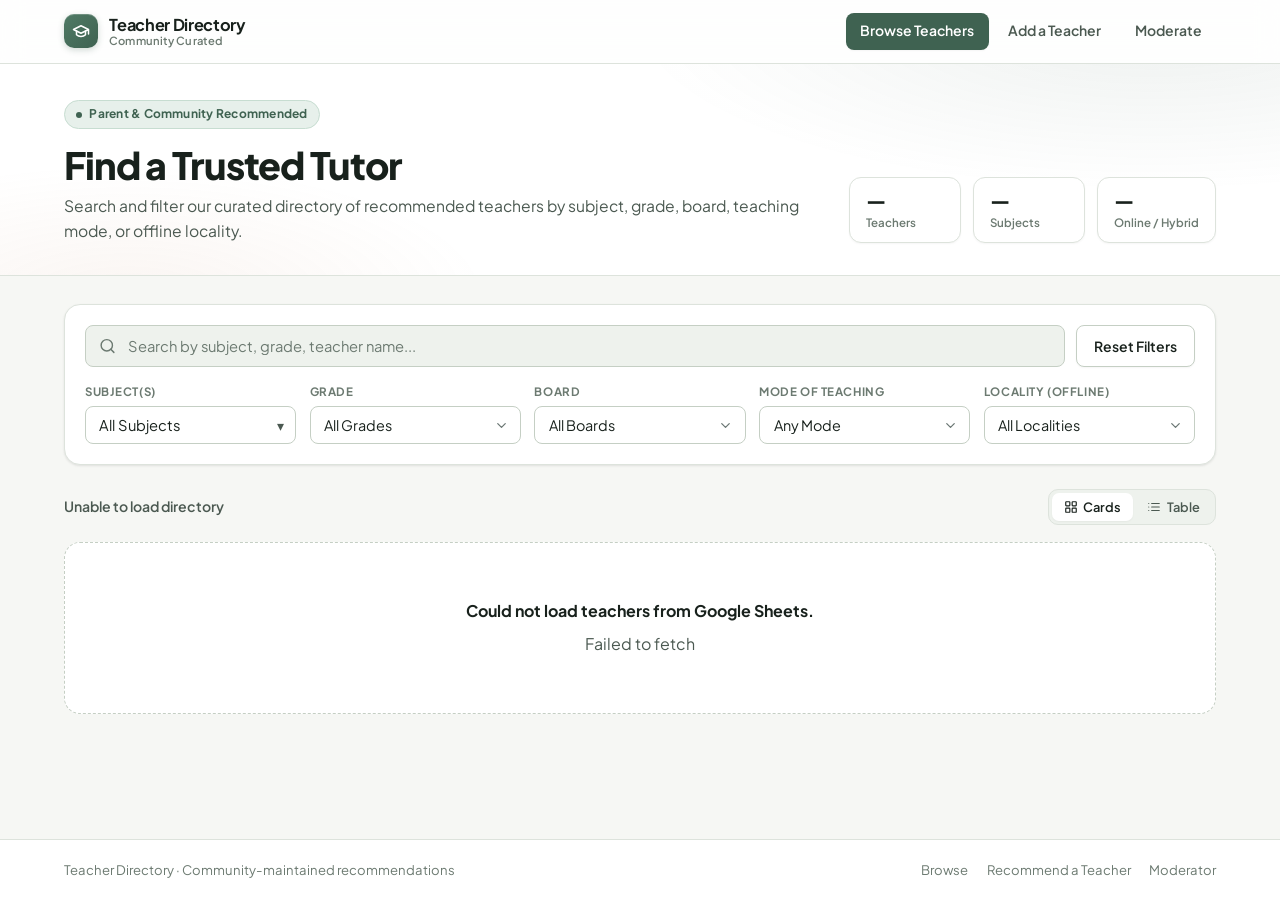
<file: index.html>
<!DOCTYPE html>
<html lang="en">
<head>
  <meta charset="UTF-8" />
  <meta name="viewport" content="width=device-width, initial-scale=1.0" />
  <title>Recommended Teachers — Browse &amp; Search</title>
  <link rel="icon" type="image/svg+xml" href="data:image/svg+xml,%3Csvg xmlns='http://www.w3.org/2000/svg' viewBox='0 0 32 32'%3E%3Crect width='32' height='32' rx='8' fill='%23134e4a'/%3E%3Cpath d='M16 9 6 14l10 5 10-5-10-5Zm-6 7.5V21c0 1.4 2.7 3 6 3s6-1.6 6-3v-4.5l-6 3-6-3Z' fill='%23fff'/%3E%3C/svg%3E" />
  <link rel="preconnect" href="https://fonts.googleapis.com" />
  <link rel="preconnect" href="https://fonts.gstatic.com" crossorigin />
  <link href="https://fonts.googleapis.com/css2?family=Plus+Jakarta+Sans:wght@400;500;600;700;800&display=swap" rel="stylesheet" />
  <link rel="stylesheet" href="css/styles.css" />
</head>
<body>
  <header class="navbar">
    <div class="navbar-inner">
      <a href="index.html" class="brand">
        <span class="brand-icon" aria-hidden="true">
          <svg width="18" height="18" viewBox="0 0 24 24" fill="none" stroke="currentColor" stroke-width="2" stroke-linecap="round" stroke-linejoin="round">
            <path d="M22 10v6M2 10l10-5 10 5-10 5z"></path>
            <path d="M6 12v5c3 3 9 3 12 0v-5"></path>
          </svg>
        </span>
        <span class="brand-text">
          <span>Teacher Directory</span>
          <span class="brand-sub">Community Curated</span>
        </span>
      </a>
      <nav class="nav-links" aria-label="Main navigation">
        <a href="index.html" class="nav-link active" aria-current="page">Browse Teachers</a>
        <a href="submit.html" class="nav-link">Add a Teacher</a>
        <a href="admin.html" class="nav-link">Moderate</a>
      </nav>
    </div>
  </header>

  <section class="page-hero">
    <div class="page-hero-inner">
      <div class="hero-row">
        <div class="page-header">
          <div class="eyebrow">
            <span class="eyebrow-dot" aria-hidden="true"></span>
            Parent &amp; Community Recommended
          </div>
          <h1>Find a Trusted Tutor</h1>
          <p>Search and filter our curated directory of recommended teachers by subject, grade, board, teaching mode, or offline locality.</p>
        </div>
        <div class="stats-strip" id="statsStrip" aria-label="Directory summary">
          <div class="stat-card">
            <div class="stat-value" id="statTeachers">—</div>
            <div class="stat-label">Teachers</div>
          </div>
          <div class="stat-card">
            <div class="stat-value" id="statSubjects">—</div>
            <div class="stat-label">Subjects</div>
          </div>
          <div class="stat-card">
            <div class="stat-value" id="statOnline">—</div>
            <div class="stat-label">Online / Hybrid</div>
          </div>
        </div>
      </div>
    </div>
  </section>

  <main class="container">
    <section class="filter-panel" aria-label="Search and filters">
      <div class="search-row">
        <div class="search-input-wrap">
          <svg width="17" height="17" viewBox="0 0 24 24" fill="none" stroke="currentColor" stroke-width="2" stroke-linecap="round" stroke-linejoin="round" aria-hidden="true">
            <circle cx="11" cy="11" r="8"></circle>
            <line x1="21" y1="21" x2="16.65" y2="16.65"></line>
          </svg>
          <input
            type="search"
            id="searchInput"
            class="search-input"
            placeholder="Search by subject, grade, teacher name..."
            autocomplete="off"
          />
        </div>
        <button type="button" id="resetFiltersBtn" class="btn btn-secondary">Reset Filters</button>
      </div>

      <div class="filter-grid">
        <div class="filter-field">
          <label id="subjectFilterLabel">Subject(s)</label>
          <div class="multi-select" id="subjectMultiSelect">
            <button
              type="button"
              id="subjectTrigger"
              class="multi-select-trigger"
              aria-haspopup="listbox"
              aria-expanded="false"
              aria-labelledby="subjectFilterLabel subjectTrigger"
            >
              All Subjects
            </button>
            <div class="multi-select-menu" id="subjectMenu" role="listbox" aria-multiselectable="true">
              <div class="multi-select-header">
                <input
                  type="search"
                  id="subjectSearchInput"
                  class="multi-select-search"
                  placeholder="Filter subjects..."
                  autocomplete="off"
                />
                <button type="button" id="clearSubjectsBtn" class="multi-select-clear">Clear</button>
              </div>
              <div class="multi-select-options" id="subjectOptions"></div>
            </div>
          </div>
        </div>

        <div class="filter-field">
          <label for="gradeFilter">Grade</label>
          <select id="gradeFilter">
            <option value="">All Grades</option>
            <option value="early">Early Learners / KG</option>
            <option value="1">Grade 1</option>
            <option value="2">Grade 2</option>
            <option value="3">Grade 3</option>
            <option value="4">Grade 4</option>
            <option value="5">Grade 5</option>
            <option value="6">Grade 6</option>
            <option value="7">Grade 7</option>
            <option value="8">Grade 8</option>
            <option value="9">Grade 9</option>
            <option value="10">Grade 10</option>
            <option value="11">Grade 11</option>
            <option value="12">Grade 12</option>
          </select>
        </div>

        <div class="filter-field">
          <label for="boardFilter">Board</label>
          <select id="boardFilter">
            <option value="">All Boards</option>
            <option value="CBSE">CBSE</option>
            <option value="ICSE">ICSE</option>
            <option value="IGCSE">IGCSE</option>
            <option value="IB">IB</option>
            <option value="State Board">State Board</option>
          </select>
        </div>

        <div class="filter-field">
          <label for="modeFilter">Mode of Teaching</label>
          <select id="modeFilter">
            <option value="">Any Mode</option>
            <option value="Online">Online</option>
            <option value="Offline">Offline</option>
            <option value="Hybrid">Hybrid (Online &amp; Offline)</option>
          </select>
        </div>

        <div class="filter-field">
          <label for="localityFilter">Locality (Offline)</label>
          <select id="localityFilter">
            <option value="">All Localities</option>
          </select>
        </div>
      </div>

      <div id="selectedSubjectsBar" class="selected-subjects-bar" style="display:none;"></div>
    </section>

    <div class="results-toolbar">
      <div id="resultsCount" class="results-count">Loading teachers...</div>
      <div class="view-toggle" role="group" aria-label="View layout">
        <button type="button" id="cardViewBtn" class="active">
          <svg width="14" height="14" viewBox="0 0 24 24" fill="none" stroke="currentColor" stroke-width="2" stroke-linecap="round" stroke-linejoin="round" aria-hidden="true">
            <rect x="3" y="3" width="7" height="7" rx="1"></rect>
            <rect x="14" y="3" width="7" height="7" rx="1"></rect>
            <rect x="3" y="14" width="7" height="7" rx="1"></rect>
            <rect x="14" y="14" width="7" height="7" rx="1"></rect>
          </svg>
          Cards
        </button>
        <button type="button" id="tableViewBtn">
          <svg width="14" height="14" viewBox="0 0 24 24" fill="none" stroke="currentColor" stroke-width="2" stroke-linecap="round" stroke-linejoin="round" aria-hidden="true">
            <line x1="8" y1="6" x2="21" y2="6"></line>
            <line x1="8" y1="12" x2="21" y2="12"></line>
            <line x1="8" y1="18" x2="21" y2="18"></line>
            <line x1="3" y1="6" x2="3.01" y2="6"></line>
            <line x1="3" y1="12" x2="3.01" y2="12"></line>
            <line x1="3" y1="18" x2="3.01" y2="18"></line>
          </svg>
          Table
        </button>
      </div>
    </div>

    <div id="resultsContainer">
      <div class="state-box">
        <div class="spinner"></div>
        <div>Loading teacher directory...</div>
      </div>
    </div>
  </main>

  <!-- Add Parent Reference Modal -->
  <div id="refModalBackdrop" class="modal-backdrop" role="dialog" aria-modal="true" aria-labelledby="refModalTitle">
    <div class="modal">
      <div class="modal-header">
        <h2 id="refModalTitle">Add a Parent Reference</h2>
        <button type="button" id="closeRefModalBtn" class="btn btn-secondary btn-sm" aria-label="Close">✕</button>
      </div>
      <p id="refModalSubtitle" style="margin:0 0 1rem;font-size:0.9rem;color:var(--text-muted);"></p>
      <div id="refModalAlert" style="display:none;"></div>
      <form id="refForm">
        <div class="form-grid">
          <div class="form-group full">
            <label for="refParentName">Your Name <span class="required">*</span></label>
            <input type="text" id="refParentName" class="form-control" placeholder="e.g. Ananya M." required />
            <span class="hint">Displayed publicly alongside your review.</span>
          </div>
          <div class="form-group">
            <label for="refSubjectGrade">Subject &amp; Grade Taken <span class="required">*</span></label>
            <input type="text" id="refSubjectGrade" class="form-control" placeholder="e.g. Maths, Grade 8" required />
          </div>
          <div class="form-group">
            <label for="refDuration">How Long Studied <span class="required">*</span></label>
            <select id="refDuration" class="form-control" required>
              <option value="">Select duration...</option>
              <option value="Less than 3 months">Less than 3 months</option>
              <option value="3–6 months">3–6 months</option>
              <option value="6–12 months">6–12 months</option>
              <option value="1–2 years">1–2 years</option>
              <option value="2+ years">2+ years</option>
            </select>
          </div>
          <div class="form-group full">
            <label for="refReview">Your Review / Experience <span class="required">*</span></label>
            <textarea id="refReview" rows="3" class="form-control" placeholder="Share how this teacher helped your child (teaching style, punctuality, results)..." required></textarea>
            <span class="hint">Displayed publicly after moderator approval.</span>
          </div>
          <div class="form-group">
            <label for="refParentPhone">Your Phone / WhatsApp <span class="required">*</span></label>
            <input type="tel" id="refParentPhone" class="form-control" placeholder="e.g. 9876543210" required />
            <span class="hint">🔒 Private — moderator verification only, never shown publicly.</span>
          </div>
          <div class="form-group">
            <label for="refCommunity">Apartment / Community <span class="required">*</span></label>
            <input type="text" id="refCommunity" class="form-control" placeholder="e.g. Prestige Ozone, Tower 4" required />
            <span class="hint">🔒 Private — moderator verification only, never shown publicly.</span>
          </div>
        </div>
        <div style="margin-top:1.25rem;display:flex;justify-content:flex-end;gap:0.6rem;">
          <button type="button" id="cancelRefModalBtn" class="btn btn-secondary">Cancel</button>
          <button type="submit" id="submitRefBtn" class="btn btn-primary">Submit Reference</button>
        </div>
      </form>
    </div>
  </div>

  <footer class="site-footer">
    <div class="footer-inner">
      <span>Teacher Directory &middot; Community-maintained recommendations</span>
      <div class="footer-links">
        <a href="index.html">Browse</a>
        <a href="submit.html">Recommend a Teacher</a>
        <a href="admin.html">Moderator</a>
      </div>
    </div>
  </footer>

  <div id="toast" class="toast" role="status" aria-live="polite"></div>

  <script type="module" src="js/browse.js"></script>
</body>
</html>
</file>
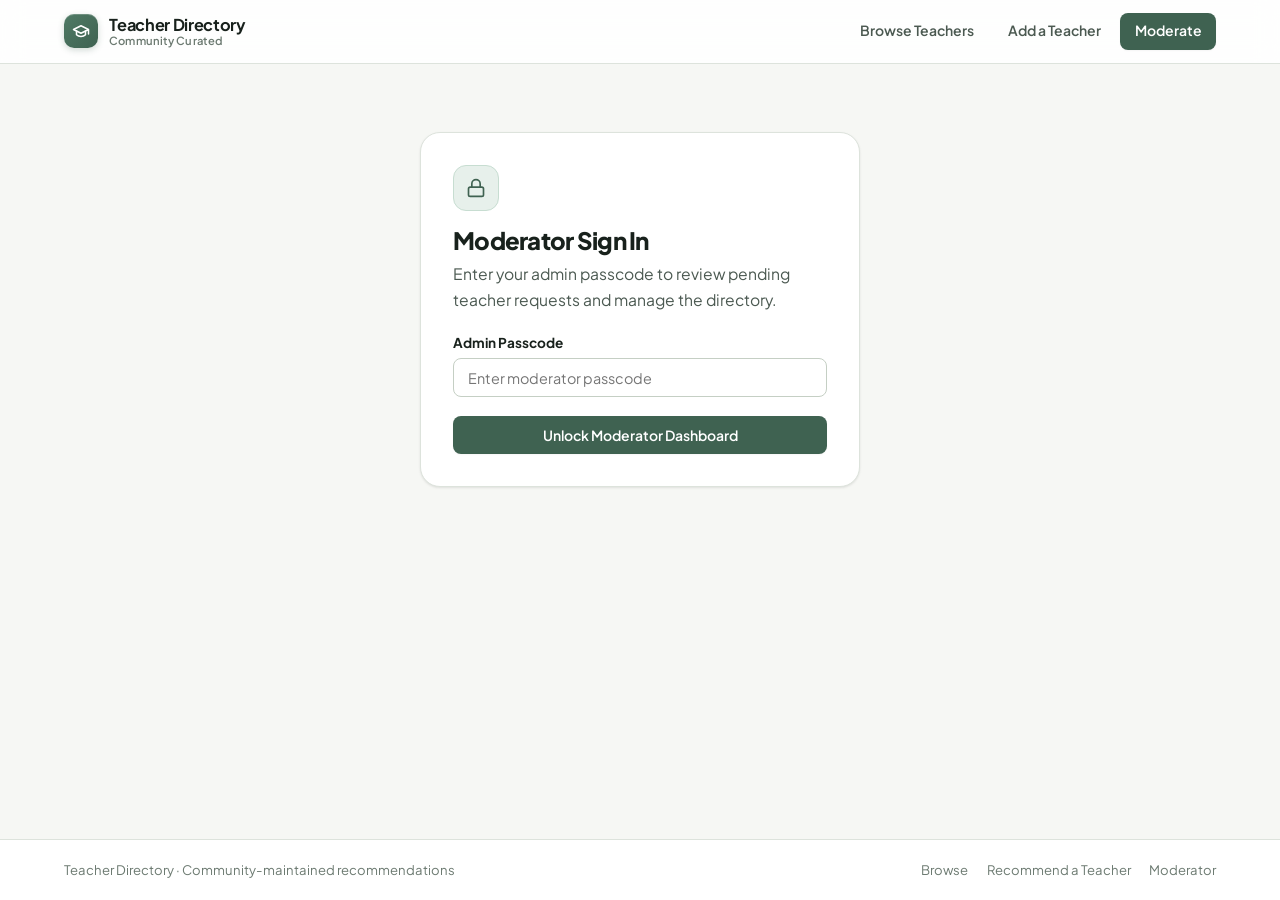
<file: admin.html>
<!DOCTYPE html>
<html lang="en">
<head>
  <meta charset="UTF-8" />
  <meta name="viewport" content="width=device-width, initial-scale=1.0" />
  <title>Moderate Requests — Teacher Directory</title>
  <link rel="icon" type="image/svg+xml" href="data:image/svg+xml,%3Csvg xmlns='http://www.w3.org/2000/svg' viewBox='0 0 32 32'%3E%3Crect width='32' height='32' rx='8' fill='%23134e4a'/%3E%3Cpath d='M16 9 6 14l10 5 10-5-10-5Zm-6 7.5V21c0 1.4 2.7 3 6 3s6-1.6 6-3v-4.5l-6 3-6-3Z' fill='%23fff'/%3E%3C/svg%3E" />
  <link rel="preconnect" href="https://fonts.googleapis.com" />
  <link rel="preconnect" href="https://fonts.gstatic.com" crossorigin />
  <link href="https://fonts.googleapis.com/css2?family=Plus+Jakarta+Sans:wght@400;500;600;700;800&display=swap" rel="stylesheet" />
  <link rel="stylesheet" href="css/styles.css" />
</head>
<body>
  <header class="navbar">
    <div class="navbar-inner">
      <a href="index.html" class="brand">
        <span class="brand-icon" aria-hidden="true">
          <svg width="18" height="18" viewBox="0 0 24 24" fill="none" stroke="currentColor" stroke-width="2" stroke-linecap="round" stroke-linejoin="round">
            <path d="M22 10v6M2 10l10-5 10 5-10 5z"></path>
            <path d="M6 12v5c3 3 9 3 12 0v-5"></path>
          </svg>
        </span>
        <span class="brand-text">
          <span>Teacher Directory</span>
          <span class="brand-sub">Community Curated</span>
        </span>
      </a>
      <nav class="nav-links" aria-label="Main navigation">
        <a href="index.html" class="nav-link">Browse Teachers</a>
        <a href="submit.html" class="nav-link">Add a Teacher</a>
        <a href="admin.html" class="nav-link active" aria-current="page">Moderate</a>
      </nav>
    </div>
  </header>

  <main class="container">
    <div id="setupNotice" class="alert alert-warning" style="display:none;">
      <svg class="alert-icon" width="18" height="18" viewBox="0 0 24 24" fill="none" stroke="currentColor" stroke-width="2" stroke-linecap="round" stroke-linejoin="round" aria-hidden="true">
        <path d="M10.29 3.86 1.82 18a2 2 0 0 0 1.71 3h16.94a2 2 0 0 0 1.71-3L13.71 3.86a2 2 0 0 0-3.42 0z"></path>
        <line x1="12" y1="9" x2="12" y2="13"></line>
        <line x1="12" y1="17" x2="12.01" y2="17"></line>
      </svg>
      <div>
        <strong>Backend not connected yet.</strong> Moderation requires deploying <code>apps-script/Code.gs</code> as a Web App and setting <code>APPS_SCRIPT_URL</code> in <code>js/config.js</code>.
      </div>
    </div>

    <!-- Login View -->
    <section id="loginSection" class="login-shell">
      <div class="card-panel">
        <div class="login-badge" aria-hidden="true">
          <svg width="20" height="20" viewBox="0 0 24 24" fill="none" stroke="currentColor" stroke-width="2" stroke-linecap="round" stroke-linejoin="round">
            <rect x="3" y="11" width="18" height="11" rx="2" ry="2"></rect>
            <path d="M7 11V7a5 5 0 0 1 10 0v4"></path>
          </svg>
        </div>
        <div class="page-header" style="margin-bottom:1.25rem;">
          <h1 style="font-size:1.5rem;">Moderator Sign In</h1>
          <p>Enter your admin passcode to review pending teacher requests and manage the directory.</p>
        </div>

        <div id="loginError" class="alert alert-danger" style="display:none;"></div>

        <form id="loginForm">
          <div class="form-group">
            <label for="passcodeInput">Admin Passcode</label>
            <input type="password" id="passcodeInput" class="form-control" placeholder="Enter moderator passcode" required autocomplete="current-password" />
          </div>
          <div style="margin-top:1.2rem;">
            <button type="submit" id="loginBtn" class="btn btn-primary" style="width:100%;">Unlock Moderator Dashboard</button>
          </div>
        </form>
      </div>
    </section>

    <!-- Dashboard View -->
    <section id="dashboardSection" style="display:none;">
      <div class="results-toolbar" style="margin-bottom:1.4rem;">
        <div class="page-header" style="margin-bottom:0;">
          <h1>Moderation Dashboard</h1>
          <p>Approve, edit, or reject teacher submissions and keep the directory up to date.</p>
        </div>
        <div style="display:flex; gap:0.5rem;">
          <button type="button" id="refreshBtn" class="btn btn-secondary">
            <svg width="15" height="15" viewBox="0 0 24 24" fill="none" stroke="currentColor" stroke-width="2" stroke-linecap="round" stroke-linejoin="round" aria-hidden="true">
              <polyline points="23 4 23 10 17 10"></polyline>
              <path d="M20.49 15a9 9 0 1 1-2.12-9.36L23 10"></path>
            </svg>
            Refresh
          </button>
          <button type="button" id="logoutBtn" class="btn btn-danger">Sign Out</button>
        </div>
      </div>

      <div class="tabs" role="tablist">
        <button type="button" class="tab-btn active" id="tabPending" role="tab" aria-selected="true">
          Pending Requests <span class="count-pill" id="pendingCount">0</span>
        </button>
        <button type="button" class="tab-btn" id="tabReferences" role="tab" aria-selected="false">
          Parent References <span class="count-pill" id="referencesCount">0</span>
        </button>
        <button type="button" class="tab-btn" id="tabApproved" role="tab" aria-selected="false">
          Approved Directory <span class="count-pill" id="approvedCount">0</span>
        </button>
      </div>

      <!-- Pending Tab -->
      <div id="pendingPanel">
        <div id="pendingContainer"></div>
      </div>

      <!-- Parent References Tab -->
      <div id="referencesPanel" style="display:none;">
        <div id="referencesContainer"></div>
      </div>

      <!-- Approved Tab -->
      <div id="approvedPanel" style="display:none;">
        <div class="search-row" style="margin-bottom:1rem;">
          <div class="search-input-wrap">
            <svg width="17" height="17" viewBox="0 0 24 24" fill="none" stroke="currentColor" stroke-width="2" stroke-linecap="round" stroke-linejoin="round" aria-hidden="true">
              <circle cx="11" cy="11" r="8"></circle>
              <line x1="21" y1="21" x2="16.65" y2="16.65"></line>
            </svg>
            <input type="search" id="adminSearchInput" class="search-input" placeholder="Search approved teachers by name, subject, contact..." />
          </div>
        </div>
        <div id="approvedContainer"></div>
      </div>
    </section>
  </main>

  <!-- Edit / Approve Modal -->
  <div id="editModalBackdrop" class="modal-backdrop" role="dialog" aria-modal="true" aria-labelledby="modalTitle">
    <div class="modal">
      <div class="modal-header">
        <h2 id="modalTitle">Edit Teacher</h2>
        <button type="button" id="closeModalBtn" class="btn btn-ghost btn-sm btn-icon" aria-label="Close modal">
          <svg width="16" height="16" viewBox="0 0 24 24" fill="none" stroke="currentColor" stroke-width="2" stroke-linecap="round" stroke-linejoin="round" aria-hidden="true">
            <line x1="18" y1="6" x2="6" y2="18"></line>
            <line x1="6" y1="6" x2="18" y2="18"></line>
          </svg>
        </button>
      </div>
      <form id="editForm">
        <div class="form-grid">
          <div class="form-group full">
            <label for="editName">Teacher / Academy Name</label>
            <input type="text" id="editName" class="form-control" required />
          </div>
          <div class="form-group">
            <label for="editSubject">Subject(s)</label>
            <input type="text" id="editSubject" class="form-control" required />
          </div>
          <div class="form-group">
            <label for="editMulti">Multi / Single</label>
            <select id="editMulti" class="form-control">
              <option value="Single">Single</option>
              <option value="Multiple">Multiple</option>
              <option value="Multi/repeat">Multi/repeat</option>
              <option value="Misc">Misc</option>
            </select>
          </div>
          <div class="form-group">
            <label for="editGrades">Grade(s)</label>
            <input type="text" id="editGrades" class="form-control" />
          </div>
          <div class="form-group">
            <label for="editBoard">Board</label>
            <input type="text" id="editBoard" class="form-control" />
          </div>
          <div class="form-group">
            <label for="editMode">Mode of Teaching</label>
            <select id="editMode" class="form-control">
              <option value="Online">Online</option>
              <option value="Offline">Offline</option>
              <option value="Hybrid">Hybrid</option>
              <option value="N.A">N.A</option>
            </select>
          </div>
          <div class="form-group">
            <label for="editContact">Contact Details</label>
            <input type="text" id="editContact" class="form-control" />
          </div>
          <div class="form-group">
            <label for="editExperience">Experience (Years)</label>
            <input type="number" id="editExperience" class="form-control" min="0" max="80" step="0.5" placeholder="Optional, e.g. 5" />
          </div>
          <div class="form-group">
            <label for="editLocality">Locality for Offline</label>
            <input type="text" id="editLocality" class="form-control" />
          </div>
          <div class="form-group full">
            <label for="editComments">Comments</label>
            <textarea id="editComments" rows="3" class="form-control"></textarea>
          </div>
        </div>

        <div class="form-actions" style="margin-top:1.35rem; padding-top:1rem;">
          <button type="button" id="cancelModalBtn" class="btn btn-secondary">Cancel</button>
          <button type="submit" id="saveModalBtn" class="btn btn-primary">Save Changes</button>
        </div>
      </form>
    </div>
  </div>

  <footer class="site-footer">
    <div class="footer-inner">
      <span>Teacher Directory &middot; Community-maintained recommendations</span>
      <div class="footer-links">
        <a href="index.html">Browse</a>
        <a href="submit.html">Recommend a Teacher</a>
        <a href="admin.html">Moderator</a>
      </div>
    </div>
  </footer>

  <div id="toast" class="toast" role="status" aria-live="polite"></div>

  <script type="module" src="js/admin.js"></script>
</body>
</html>
</file>
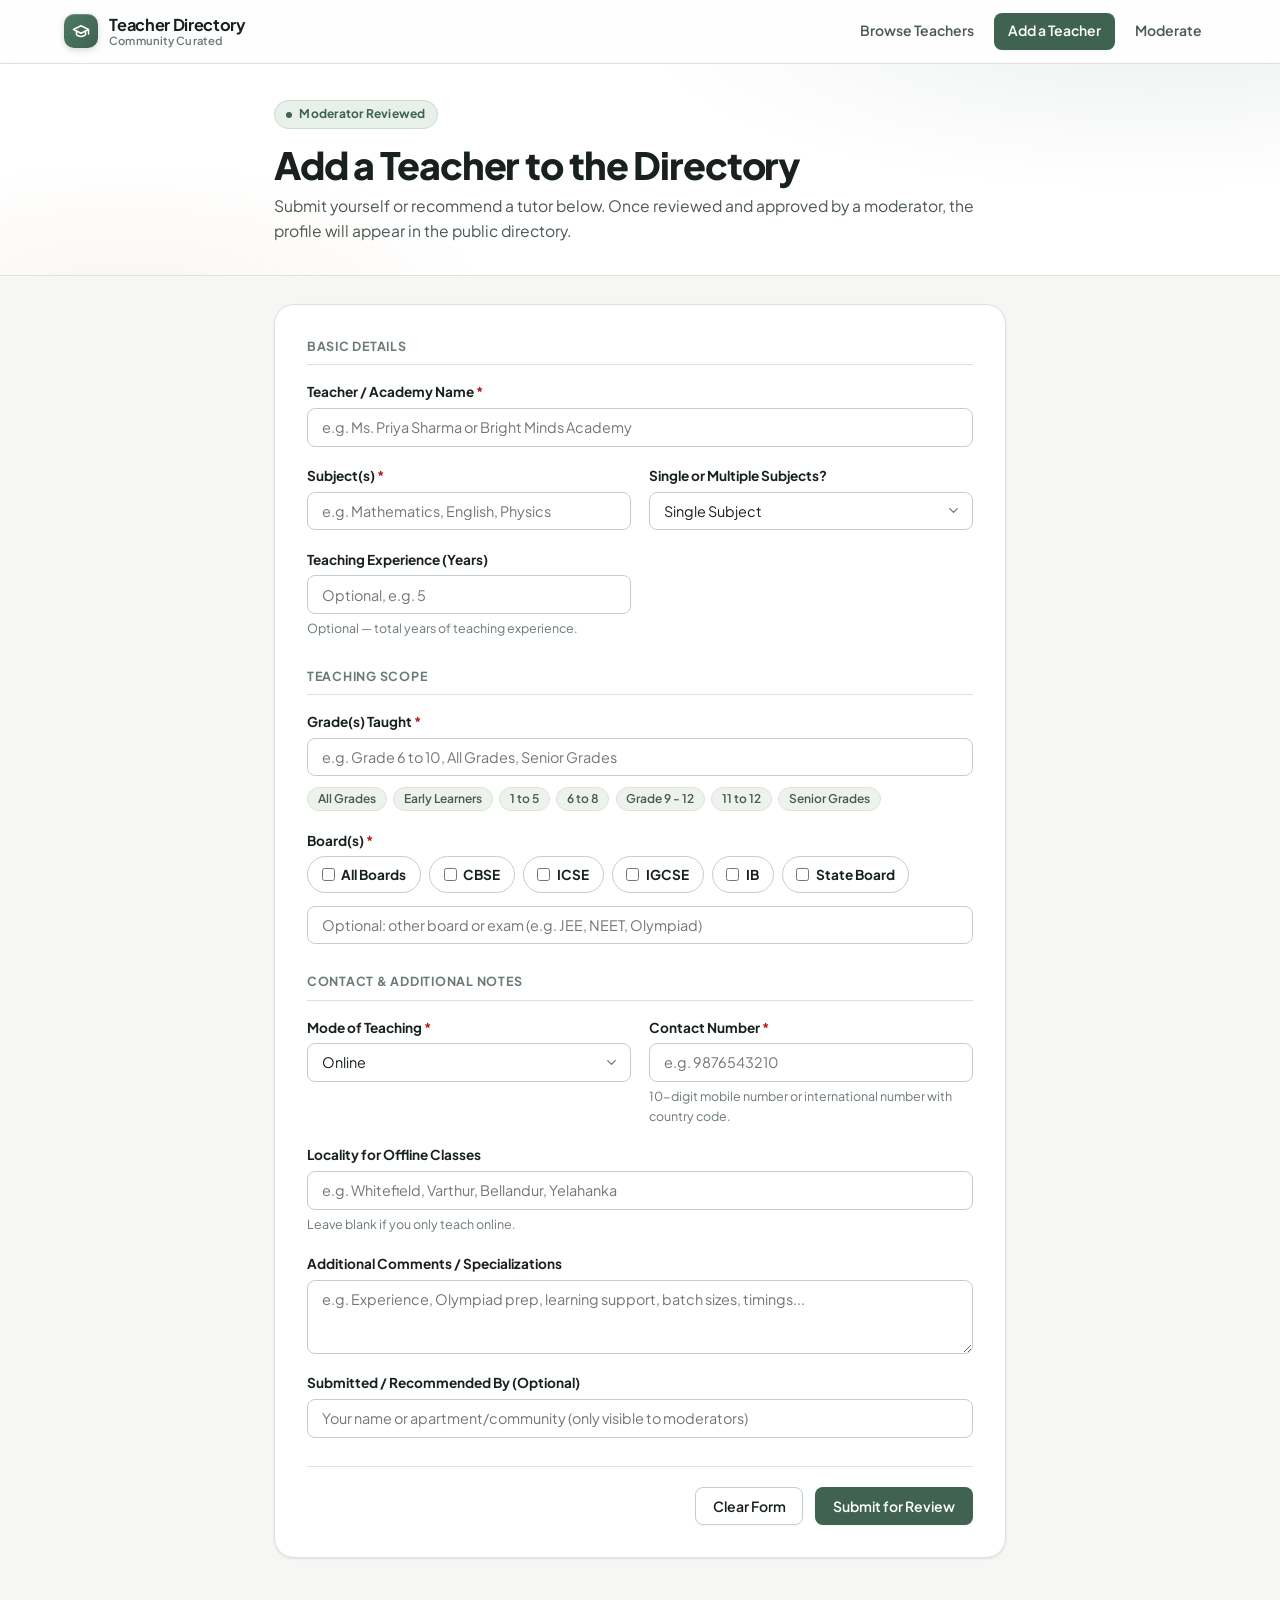
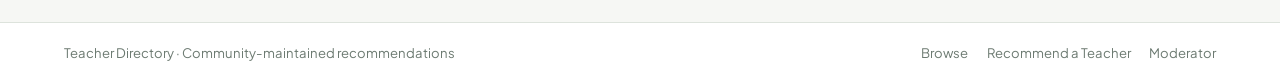
<file: submit.html>
<!DOCTYPE html>
<html lang="en">
<head>
  <meta charset="UTF-8" />
  <meta name="viewport" content="width=device-width, initial-scale=1.0" />
  <title>Add a Teacher — Teacher Directory</title>
  <link rel="icon" type="image/svg+xml" href="data:image/svg+xml,%3Csvg xmlns='http://www.w3.org/2000/svg' viewBox='0 0 32 32'%3E%3Crect width='32' height='32' rx='8' fill='%23134e4a'/%3E%3Cpath d='M16 9 6 14l10 5 10-5-10-5Zm-6 7.5V21c0 1.4 2.7 3 6 3s6-1.6 6-3v-4.5l-6 3-6-3Z' fill='%23fff'/%3E%3C/svg%3E" />
  <link rel="preconnect" href="https://fonts.googleapis.com" />
  <link rel="preconnect" href="https://fonts.gstatic.com" crossorigin />
  <link href="https://fonts.googleapis.com/css2?family=Plus+Jakarta+Sans:wght@400;500;600;700;800&display=swap" rel="stylesheet" />
  <link rel="stylesheet" href="css/styles.css" />
</head>
<body>
  <header class="navbar">
    <div class="navbar-inner">
      <a href="index.html" class="brand">
        <span class="brand-icon" aria-hidden="true">
          <svg width="18" height="18" viewBox="0 0 24 24" fill="none" stroke="currentColor" stroke-width="2" stroke-linecap="round" stroke-linejoin="round">
            <path d="M22 10v6M2 10l10-5 10 5-10 5z"></path>
            <path d="M6 12v5c3 3 9 3 12 0v-5"></path>
          </svg>
        </span>
        <span class="brand-text">
          <span>Teacher Directory</span>
          <span class="brand-sub">Community Curated</span>
        </span>
      </a>
      <nav class="nav-links" aria-label="Main navigation">
        <a href="index.html" class="nav-link">Browse Teachers</a>
        <a href="submit.html" class="nav-link active" aria-current="page">Add a Teacher</a>
        <a href="admin.html" class="nav-link">Moderate</a>
      </nav>
    </div>
  </header>

  <section class="page-hero">
    <div class="page-hero-inner narrow">
      <div class="page-header">
        <div class="eyebrow">
          <span class="eyebrow-dot" aria-hidden="true"></span>
          Moderator Reviewed
        </div>
        <h1>Add a Teacher to the Directory</h1>
        <p>Submit yourself or recommend a tutor below. Once reviewed and approved by a moderator, the profile will appear in the public directory.</p>
      </div>
    </div>
  </section>

  <main class="container container-narrow">
    <div id="setupNotice" class="alert alert-warning" style="display:none;">
      <svg class="alert-icon" width="18" height="18" viewBox="0 0 24 24" fill="none" stroke="currentColor" stroke-width="2" stroke-linecap="round" stroke-linejoin="round" aria-hidden="true">
        <path d="M10.29 3.86 1.82 18a2 2 0 0 0 1.71 3h16.94a2 2 0 0 0 1.71-3L13.71 3.86a2 2 0 0 0-3.42 0z"></path>
        <line x1="12" y1="9" x2="12" y2="13"></line>
        <line x1="12" y1="17" x2="12.01" y2="17"></line>
      </svg>
      <div>
        <strong>Backend not connected yet.</strong> Submissions require deploying the included Google Apps Script (<code>apps-script/Code.gs</code>) and setting <code>APPS_SCRIPT_URL</code> in <code>js/config.js</code>.
      </div>
    </div>

    <div id="statusAlert" style="display:none;"></div>

    <section class="card-panel">
      <form id="teacherForm" novalidate>
        <h2 class="form-section-title">Basic Details</h2>
        <div class="form-grid">
          <div class="form-group full">
            <label for="name">Teacher / Academy Name <span class="required">*</span></label>
            <input type="text" id="name" name="name" class="form-control" placeholder="e.g. Ms. Priya Sharma or Bright Minds Academy" required />
          </div>

          <div class="form-group">
            <label for="subject">Subject(s) <span class="required">*</span></label>
            <input type="text" id="subject" name="subject" class="form-control" list="subjectSuggestions" placeholder="e.g. Mathematics, English, Physics" required />
            <datalist id="subjectSuggestions">
              <option value="All Subjects"></option>
              <option value="Art"></option>
              <option value="Biology"></option>
              <option value="Chemistry"></option>
              <option value="Computers"></option>
              <option value="Economics"></option>
              <option value="English"></option>
              <option value="French"></option>
              <option value="Hindi"></option>
              <option value="Kannada"></option>
              <option value="Mathematics"></option>
              <option value="Physics"></option>
              <option value="Sanskrit"></option>
              <option value="Science"></option>
              <option value="Social Studies"></option>
            </datalist>
          </div>

          <div class="form-group">
            <label for="multiSingle">Single or Multiple Subjects?</label>
            <select id="multiSingle" name="multiSingle" class="form-control">
              <option value="Single">Single Subject</option>
              <option value="Multiple">Multiple Subjects</option>
              <option value="Misc">Misc / Skill Development</option>
            </select>
          </div>

          <div class="form-group">
            <label for="experience">Teaching Experience (Years)</label>
            <input type="number" id="experience" name="experience" class="form-control" min="0" max="80" step="0.5" placeholder="Optional, e.g. 5" />
            <span class="hint">Optional — total years of teaching experience.</span>
          </div>
        </div>

        <h2 class="form-section-title spaced">Teaching Scope</h2>
        <div class="form-grid">
          <div class="form-group full">
            <label for="grades">Grade(s) Taught <span class="required">*</span></label>
            <input type="text" id="grades" name="grades" class="form-control" placeholder="e.g. Grade 6 to 10, All Grades, Senior Grades" required />
            <div class="quick-chips" aria-label="Quick grade presets">
              <button type="button" class="quick-chip" data-grade="All Grades">All Grades</button>
              <button type="button" class="quick-chip" data-grade="Early Learners">Early Learners</button>
              <button type="button" class="quick-chip" data-grade="1 to 5">1 to 5</button>
              <button type="button" class="quick-chip" data-grade="6 to 8">6 to 8</button>
              <button type="button" class="quick-chip" data-grade="Grade 9 - 12">Grade 9 - 12</button>
              <button type="button" class="quick-chip" data-grade="11 to 12">11 to 12</button>
              <button type="button" class="quick-chip" data-grade="Senior Grades">Senior Grades</button>
            </div>
          </div>

          <div class="form-group full">
            <label>Board(s) <span class="required">*</span></label>
            <div class="checkbox-group" id="boardCheckboxes">
              <label class="chip-check"><input type="checkbox" value="ALL Boards" id="boardAll" /> All Boards</label>
              <label class="chip-check"><input type="checkbox" value="CBSE" /> CBSE</label>
              <label class="chip-check"><input type="checkbox" value="ICSE" /> ICSE</label>
              <label class="chip-check"><input type="checkbox" value="IGCSE" /> IGCSE</label>
              <label class="chip-check"><input type="checkbox" value="IB" /> IB</label>
              <label class="chip-check"><input type="checkbox" value="State Board" /> State Board</label>
            </div>
            <input type="text" id="boardOther" class="form-control" placeholder="Optional: other board or exam (e.g. JEE, NEET, Olympiad)" style="margin-top:0.45rem;" />
          </div>
        </div>

        <h2 class="form-section-title spaced">Contact &amp; Additional Notes</h2>
        <div class="form-grid">
          <div class="form-group">
            <label for="mode">Mode of Teaching <span class="required">*</span></label>
            <select id="mode" name="mode" class="form-control" required>
              <option value="Online">Online</option>
              <option value="Offline">Offline</option>
              <option value="Hybrid">Hybrid (Online &amp; Offline)</option>
            </select>
          </div>

          <div class="form-group">
            <label for="contact">Contact Number <span class="required">*</span></label>
            <input type="tel" id="contact" name="contact" class="form-control" placeholder="e.g. 9876543210" required />
            <span class="hint">10-digit mobile number or international number with country code.</span>
          </div>

          <div class="form-group full" id="localityGroup">
            <label for="locality">Locality for Offline Classes <span id="localityReq" class="required" style="display:none;">*</span></label>
            <input type="text" id="locality" name="locality" class="form-control" placeholder="e.g. Whitefield, Varthur, Bellandur, Yelahanka" />
            <span class="hint">Leave blank if you only teach online.</span>
          </div>

          <div class="form-group full">
            <label for="comments">Additional Comments / Specializations</label>
            <textarea id="comments" name="comments" rows="3" class="form-control" placeholder="e.g. Experience, Olympiad prep, learning support, batch sizes, timings..."></textarea>
          </div>

          <div class="form-group full">
            <label for="submittedBy">Submitted / Recommended By (Optional)</label>
            <input type="text" id="submittedBy" name="submittedBy" class="form-control" placeholder="Your name or apartment/community (only visible to moderators)" />
          </div>
        </div>

        <div class="form-actions">
          <button type="reset" class="btn btn-secondary">Clear Form</button>
          <button type="submit" id="submitBtn" class="btn btn-primary">Submit for Review</button>
        </div>
      </form>
    </section>
  </main>

  <footer class="site-footer">
    <div class="footer-inner">
      <span>Teacher Directory &middot; Community-maintained recommendations</span>
      <div class="footer-links">
        <a href="index.html">Browse</a>
        <a href="submit.html">Recommend a Teacher</a>
        <a href="admin.html">Moderator</a>
      </div>
    </div>
  </footer>

  <script type="module" src="js/submit.js"></script>
</body>
</html>
</file>
<file: css/styles.css>
/* ==========================================================================
   Teacher Directory — Refined Editorial Design System
   ========================================================================== */

:root {
  --bg: #f6f7f4;
  --bg-hero: #ffffff;
  --surface: #ffffff;
  --surface-subtle: #eef2ed;
  --surface-hover: #f8faf7;
  --border: #dde3dc;
  --border-strong: #c5cfc4;

  --text: #18211c;
  --text-muted: #4b5951;
  --text-light: #6c7a71;

  --primary: #3f6251;
  --primary-hover: #314e40;
  --primary-soft: #e7f0eb;
  --primary-soft-border: #c7ddd1;
  --primary-ring: rgba(63, 98, 81, 0.18);

  --accent: #c2845b;
  --accent-soft: #fdf5ef;

  --online-bg: #f0f9ff;
  --online-border: #bae6fd;
  --online-text: #0369a1;
  --online-dot: #0284c7;

  --offline-bg: #fffbeb;
  --offline-border: #fde68a;
  --offline-text: #b45309;
  --offline-dot: #d97706;

  --hybrid-bg: #f5f3ff;
  --hybrid-border: #ddd6fe;
  --hybrid-text: #6d28d9;
  --hybrid-dot: #7c3aed;

  --neutral-bg: #f3f4f6;
  --neutral-border: #e5e7eb;
  --neutral-text: #4b5563;
  --neutral-dot: #9ca3af;

  --success: #15803d;
  --success-hover: #166534;
  --success-bg: #f0fdf4;
  --success-border: #bbf7d0;

  --danger: #b91c1c;
  --danger-bg: #fef2f2;
  --danger-border: #fecaca;

  --warning: #92400e;
  --warning-bg: #fffbeb;
  --warning-border: #fde68a;

  --radius-sm: 8px;
  --radius-md: 12px;
  --radius-lg: 16px;
  --radius-xl: 20px;

  --shadow-xs: 0 1px 2px rgba(17, 24, 23, 0.04);
  --shadow-sm: 0 1px 3px rgba(17, 24, 23, 0.06), 0 1px 2px rgba(17, 24, 23, 0.04);
  --shadow-md: 0 10px 24px -6px rgba(17, 24, 23, 0.08), 0 4px 8px -4px rgba(17, 24, 23, 0.04);
  --shadow-lg: 0 24px 48px -12px rgba(17, 24, 23, 0.16);
}

*, *::before, *::after {
  box-sizing: border-box;
}

html {
  scroll-behavior: smooth;
}

body {
  margin: 0;
  min-height: 100dvh;
  display: flex;
  flex-direction: column;
  font-family: 'Plus Jakarta Sans', -apple-system, BlinkMacSystemFont, 'Segoe UI', Roboto, sans-serif;
  background: var(--bg);
  color: var(--text);
  line-height: 1.55;
  text-align: start;
  -webkit-font-smoothing: antialiased;
  -moz-osx-font-smoothing: grayscale;
}

a {
  color: inherit;
  text-decoration: none;
}

button, input, select, textarea {
  font-family: inherit;
}

:where(a, button, input, select, textarea):focus-visible {
  outline: 2px solid var(--primary);
  outline-offset: 2px;
}

/* ---------- Navigation ---------- */
.navbar {
  position: sticky;
  top: 0;
  z-index: 40;
  background: rgba(255, 255, 255, 0.88);
  backdrop-filter: blur(12px);
  -webkit-backdrop-filter: blur(12px);
  border-bottom: 1px solid var(--border);
}

.navbar-inner {
  max-width: 1200px;
  margin: 0 auto;
  padding: 0.8rem 1.5rem;
  display: flex;
  align-items: center;
  justify-content: space-between;
  gap: 1rem;
  flex-wrap: wrap;
}

.brand {
  display: flex;
  align-items: center;
  gap: 0.7rem;
  font-weight: 700;
  font-size: 1.02rem;
  color: var(--text);
  letter-spacing: -0.02em;
}

.brand-icon {
  width: 34px;
  height: 34px;
  border-radius: 10px;
  background: linear-gradient(135deg, #4f7a65 0%, #3f6251 100%);
  color: #fff;
  display: grid;
  place-items: center;
  box-shadow: inset 0 1px 0 rgba(255, 255, 255, 0.2), 0 2px 6px rgba(63, 98, 81, 0.24);
  flex-shrink: 0;
}

.brand-text {
  display: flex;
  flex-direction: column;
  line-height: 1.15;
}

.brand-sub {
  font-size: 0.7rem;
  font-weight: 600;
  color: var(--text-light);
  letter-spacing: 0.01em;
}

.nav-links {
  display: flex;
  align-items: center;
  gap: 0.3rem;
}

.nav-link {
  padding: 0.48rem 0.9rem;
  border-radius: var(--radius-sm);
  font-size: 0.875rem;
  font-weight: 600;
  color: var(--text-muted);
  transition: background-color 0.15s ease, color 0.15s ease;
}

.nav-link:hover {
  background: var(--surface-subtle);
  color: var(--text);
}

.nav-link.active {
  background: var(--primary);
  color: #ffffff;
  box-shadow: var(--shadow-xs);
}

/* ---------- Page Hero ---------- */
.page-hero {
  background:
    radial-gradient(800px 260px at 90% -20%, rgba(63, 98, 81, 0.09), transparent 65%),
    radial-gradient(600px 220px at 10% 110%, rgba(194, 132, 91, 0.08), transparent 60%),
    var(--bg-hero);
  border-bottom: 1px solid var(--border);
}

.page-hero-inner {
  max-width: 1200px;
  margin: 0 auto;
  padding: 2.25rem 1.5rem 2rem;
}

.page-hero-inner.narrow {
  max-width: 780px;
}

.eyebrow {
  display: inline-flex;
  align-items: center;
  gap: 0.45rem;
  padding: 0.25rem 0.7rem;
  border-radius: 999px;
  background: var(--primary-soft);
  border: 1px solid var(--primary-soft-border);
  color: var(--primary);
  font-size: 0.75rem;
  font-weight: 700;
  letter-spacing: 0.02em;
  margin-bottom: 0.85rem;
}

.eyebrow-dot {
  width: 6px;
  height: 6px;
  border-radius: 50%;
  background: var(--primary);
}

.hero-row {
  display: flex;
  align-items: flex-end;
  justify-content: space-between;
  gap: 1.5rem;
  flex-wrap: wrap;
}

.page-header {
  margin-bottom: 1.5rem;
}

.page-hero .page-header {
  margin-bottom: 0;
  max-width: 62ch;
}

.page-header h1 {
  margin: 0 0 0.45rem;
  font-size: clamp(1.65rem, 1.2rem + 1.8vw, 2.35rem);
  font-weight: 800;
  letter-spacing: -0.03em;
  line-height: 1.15;
  color: var(--text);
  text-wrap: balance;
}

.page-header p {
  margin: 0;
  color: var(--text-muted);
  font-size: 0.98rem;
  line-height: 1.6;
  text-wrap: pretty;
}

/* ---------- Hero Stats ---------- */
.stats-strip {
  display: flex;
  align-items: stretch;
  gap: 0.75rem;
  flex-wrap: wrap;
}

.stat-card {
  background: var(--surface);
  border: 1px solid var(--border);
  border-radius: var(--radius-md);
  padding: 0.65rem 1rem;
  min-width: 112px;
  box-shadow: var(--shadow-xs);
}

.stat-value {
  font-size: 1.25rem;
  font-weight: 800;
  letter-spacing: -0.02em;
  color: var(--text);
  line-height: 1.2;
  font-variant-numeric: tabular-nums;
}

.stat-label {
  font-size: 0.72rem;
  font-weight: 600;
  color: var(--text-light);
  margin-top: 0.1rem;
}

/* ---------- Main Layout ---------- */
.container {
  flex: 1;
  width: 100%;
  max-width: 1200px;
  margin: 0 auto;
  padding: 1.75rem 1.5rem 4rem;
}

.container-narrow {
  max-width: 780px;
}

/* ---------- Banners / Alerts ---------- */
.alert {
  padding: 0.9rem 1.1rem;
  border-radius: var(--radius-md);
  font-size: 0.9rem;
  margin-bottom: 1.25rem;
  display: flex;
  align-items: flex-start;
  gap: 0.7rem;
  line-height: 1.5;
}

.alert-icon {
  flex-shrink: 0;
  margin-top: 0.1rem;
}

.alert-warning {
  background: var(--warning-bg);
  color: var(--warning);
  border: 1px solid var(--warning-border);
}

.alert-success {
  background: var(--success-bg);
  color: var(--success);
  border: 1px solid var(--success-border);
}

.alert-danger {
  background: var(--danger-bg);
  color: var(--danger);
  border: 1px solid var(--danger-border);
}

.alert-info {
  background: var(--primary-soft);
  color: var(--primary);
  border: 1px solid var(--primary-soft-border);
}

/* ---------- Buttons ---------- */
.btn {
  display: inline-flex;
  align-items: center;
  justify-content: center;
  gap: 0.42rem;
  padding: 0.56rem 1.05rem;
  border-radius: var(--radius-sm);
  border: 1px solid transparent;
  font-size: 0.875rem;
  font-weight: 600;
  line-height: 1.3;
  cursor: pointer;
  transition: background-color 0.15s ease, border-color 0.15s ease, color 0.15s ease, box-shadow 0.15s ease, transform 0.12s ease;
  white-space: nowrap;
}

.btn svg {
  flex-shrink: 0;
}

.btn:disabled {
  opacity: 0.55;
  cursor: not-allowed;
}

.btn-primary {
  background: var(--primary);
  color: #ffffff;
  box-shadow: var(--shadow-xs);
}

.btn-primary:hover:not(:disabled) {
  background: var(--primary-hover);
  box-shadow: 0 2px 8px rgba(63, 98, 81, 0.24);
}

.btn-secondary {
  background: var(--surface);
  color: var(--text);
  border-color: var(--border-strong);
  box-shadow: var(--shadow-xs);
}

.btn-secondary:hover:not(:disabled) {
  background: var(--surface-subtle);
  border-color: #b8c0b9;
}

.btn-ghost {
  background: transparent;
  color: var(--text-muted);
  border-color: transparent;
}

.btn-ghost:hover:not(:disabled) {
  background: var(--surface-subtle);
  color: var(--text);
}

.btn-success {
  background: var(--success);
  color: #ffffff;
  box-shadow: var(--shadow-xs);
}

.btn-success:hover:not(:disabled) {
  background: var(--success-hover);
}

.btn-danger {
  background: var(--surface);
  color: var(--danger);
  border-color: var(--danger-border);
}

.btn-danger:hover:not(:disabled) {
  background: var(--danger-bg);
  border-color: #fca5a5;
}

.btn-sm {
  padding: 0.38rem 0.72rem;
  font-size: 0.8rem;
  border-radius: 7px;
}

.btn-icon {
  padding: 0.38rem 0.55rem;
}

/* ---------- Filter Bar (Browse Page) ---------- */
.filter-panel {
  background: var(--surface);
  border: 1px solid var(--border);
  border-radius: var(--radius-lg);
  padding: 1.25rem;
  box-shadow: var(--shadow-sm);
  margin-bottom: 1.5rem;
}

.search-row {
  display: flex;
  gap: 0.7rem;
  margin-bottom: 1rem;
  flex-wrap: wrap;
}

.search-input-wrap {
  flex: 1;
  min-width: 240px;
  position: relative;
}

.search-input-wrap svg {
  position: absolute;
  left: 0.9rem;
  top: 50%;
  transform: translateY(-50%);
  color: var(--text-light);
  pointer-events: none;
}

.search-input {
  width: 100%;
  padding: 0.68rem 1rem 0.68rem 2.6rem;
  border: 1px solid var(--border-strong);
  border-radius: var(--radius-sm);
  font-size: 0.92rem;
  background: var(--surface-subtle);
  color: var(--text);
  transition: border-color 0.15s ease, background-color 0.15s ease, box-shadow 0.15s ease;
}

.search-input::placeholder {
  color: var(--text-light);
}

.search-input:focus {
  outline: none;
  border-color: var(--primary);
  background: var(--surface);
  box-shadow: 0 0 0 3px var(--primary-ring);
}

.filter-grid {
  display: grid;
  grid-template-columns: repeat(auto-fit, minmax(185px, 1fr));
  gap: 0.85rem;
}

.filter-field label {
  display: block;
  font-size: 0.72rem;
  font-weight: 700;
  text-transform: uppercase;
  letter-spacing: 0.05em;
  color: var(--text-light);
  margin-bottom: 0.32rem;
}

.filter-field select,
.form-control {
  width: 100%;
  padding: 0.58rem 0.85rem;
  border: 1px solid var(--border-strong);
  border-radius: var(--radius-sm);
  font-size: 0.9rem;
  background-color: var(--surface);
  color: var(--text);
  transition: border-color 0.15s ease, box-shadow 0.15s ease;
}

select.form-control,
.filter-field select {
  appearance: none;
  -webkit-appearance: none;
  padding-right: 2.25rem;
  background-image: url("data:image/svg+xml,%3Csvg xmlns='http://www.w3.org/2000/svg' width='16' height='16' viewBox='0 0 24 24' fill='none' stroke='%236b7774' stroke-width='2' stroke-linecap='round' stroke-linejoin='round'%3E%3Cpolyline points='6 9 12 15 18 9'%3E%3C/polyline%3E%3C/svg%3E");
  background-repeat: no-repeat;
  background-position: right 0.7rem center;
  background-size: 15px;
  cursor: pointer;
}

.filter-field select:focus,
.form-control:focus {
  outline: none;
  border-color: var(--primary);
  box-shadow: 0 0 0 3px var(--primary-ring);
}

/* ---------- Multi-select Dropdown ---------- */
.multi-select {
  position: relative;
}

.multi-select-trigger {
  width: 100%;
  padding: 0.58rem 2rem 0.58rem 0.8rem;
  border: 1px solid var(--border-strong);
  border-radius: var(--radius-sm);
  font-size: 0.92rem;
  background: var(--surface);
  color: var(--text);
  text-align: left;
  cursor: pointer;
  display: flex;
  align-items: center;
  justify-content: space-between;
  white-space: nowrap;
  overflow: hidden;
  text-overflow: ellipsis;
  transition: border-color 0.15s;
}

.multi-select-trigger::after {
  content: '▾';
  position: absolute;
  right: 0.75rem;
  color: var(--text-muted);
  font-size: 0.85rem;
  pointer-events: none;
}

.multi-select.open .multi-select-trigger,
.multi-select-trigger:focus {
  outline: none;
  border-color: var(--primary);
}

.multi-select-menu {
  display: none;
  position: absolute;
  top: calc(100% + 4px);
  left: 0;
  right: 0;
  min-width: 240px;
  background: var(--surface);
  border: 1px solid var(--border-strong);
  border-radius: var(--radius-md);
  box-shadow: var(--shadow-lg);
  z-index: 60;
  overflow: hidden;
}

.multi-select.open .multi-select-menu {
  display: block;
}

.multi-select-header {
  display: flex;
  align-items: center;
  justify-content: space-between;
  gap: 0.5rem;
  padding: 0.55rem 0.75rem;
  border-bottom: 1px solid var(--border);
  background: var(--surface-subtle);
}

.multi-select-search {
  flex: 1;
  min-width: 0;
  padding: 0.35rem 0.55rem;
  border: 1px solid var(--border-strong);
  border-radius: 6px;
  font-size: 0.82rem;
  background: var(--surface);
  color: var(--text);
}

.multi-select-search:focus {
  outline: none;
  border-color: var(--primary);
}

.multi-select-clear {
  border: none;
  background: transparent;
  color: var(--primary);
  font-size: 0.78rem;
  font-weight: 700;
  cursor: pointer;
  padding: 0.2rem 0.35rem;
  white-space: nowrap;
}

.multi-select-clear:hover {
  text-decoration: underline;
}

.multi-select-options {
  max-height: 260px;
  overflow-y: auto;
  padding: 0.35rem 0;
}

.multi-select-option {
  display: flex;
  align-items: center;
  justify-content: space-between;
  gap: 0.5rem;
  padding: 0.45rem 0.8rem;
  font-size: 0.88rem;
  cursor: pointer;
  user-select: none;
  transition: background 0.1s;
}

.multi-select-option:hover {
  background: var(--surface-subtle);
}

.multi-select-option-left {
  display: flex;
  align-items: center;
  gap: 0.55rem;
  min-width: 0;
}

.multi-select-option input[type="checkbox"] {
  accent-color: var(--primary);
  width: 15px;
  height: 15px;
  margin: 0;
  flex-shrink: 0;
}

.multi-select-count {
  font-size: 0.76rem;
  color: var(--text-light);
  font-weight: 600;
}

.selected-subjects-bar {
  display: flex;
  flex-wrap: wrap;
  gap: 0.4rem;
  margin-top: 0.75rem;
}

.selected-chip {
  display: inline-flex;
  align-items: center;
  gap: 0.35rem;
  padding: 0.22rem 0.6rem;
  border-radius: 999px;
  background: var(--primary-soft);
  color: var(--primary);
  font-size: 0.8rem;
  font-weight: 600;
}

.selected-chip button {
  border: none;
  background: transparent;
  color: var(--primary);
  font-size: 0.9rem;
  line-height: 1;
  cursor: pointer;
  padding: 0;
}

.results-toolbar {
  display: flex;
  align-items: center;
  justify-content: space-between;
  gap: 1rem;
  margin-bottom: 1.1rem;
  flex-wrap: wrap;
}

.results-count {
  font-size: 0.88rem;
  color: var(--text-muted);
  font-weight: 600;
}

.view-toggle {
  display: inline-flex;
  background: var(--surface-subtle);
  padding: 3px;
  border-radius: 10px;
  border: 1px solid var(--border);
  gap: 2px;
}

.view-toggle button {
  display: inline-flex;
  align-items: center;
  gap: 0.35rem;
  border: none;
  background: transparent;
  padding: 0.36rem 0.75rem;
  border-radius: 7px;
  font-size: 0.8rem;
  font-weight: 600;
  color: var(--text-muted);
  cursor: pointer;
  transition: background-color 0.15s ease, color 0.15s ease, box-shadow 0.15s ease;
}

.view-toggle button:hover:not(.active) {
  color: var(--text);
}

.view-toggle button.active {
  background: var(--surface);
  color: var(--text);
  box-shadow: var(--shadow-xs);
}

/* ---------- Teacher Cards ---------- */
.teacher-grid {
  display: grid;
  grid-template-columns: repeat(auto-fill, minmax(335px, 1fr));
  gap: 1.15rem;
}

.teacher-card {
  background: var(--surface);
  border: 1px solid var(--border);
  border-radius: var(--radius-lg);
  padding: 1.3rem;
  box-shadow: var(--shadow-xs);
  display: flex;
  flex-direction: column;
  gap: 1rem;
  overflow-wrap: break-word;
  transition: transform 0.18s ease, box-shadow 0.18s ease, border-color 0.18s ease;
}

.teacher-card:hover {
  transform: translateY(-2px);
  box-shadow: var(--shadow-md);
  border-color: var(--border-strong);
}

.card-top {
  display: flex;
  justify-content: space-between;
  align-items: flex-start;
  gap: 0.75rem;
}

.teacher-heading {
  min-width: 0;
}

.teacher-name {
  margin: 0;
  font-size: 1.02rem;
  font-weight: 700;
  color: var(--text);
  line-height: 1.3;
  letter-spacing: -0.015em;
}

.subject-tag {
  display: inline-block;
  margin-top: 0.25rem;
  font-size: 0.78rem;
  font-weight: 600;
  color: var(--primary);
  background: var(--primary-soft);
  border: 1px solid var(--primary-soft-border);
  padding: 0.14rem 0.55rem;
  border-radius: 999px;
}

.badge {
  display: inline-flex;
  align-items: center;
  gap: 0.35rem;
  padding: 0.2rem 0.6rem;
  border-radius: 999px;
  font-size: 0.73rem;
  font-weight: 700;
  white-space: nowrap;
  border: 1px solid transparent;
  flex-shrink: 0;
}

.badge::before {
  content: '';
  width: 6px;
  height: 6px;
  border-radius: 50%;
  background: currentColor;
  opacity: 0.85;
}

.badge-online {
  background: var(--online-bg);
  color: var(--online-text);
  border-color: var(--online-border);
}

.badge-offline {
  background: var(--offline-bg);
  color: var(--offline-text);
  border-color: var(--offline-border);
}

.badge-hybrid {
  background: var(--hybrid-bg);
  color: var(--hybrid-text);
  border-color: var(--hybrid-border);
}

.badge-neutral {
  background: var(--neutral-bg);
  color: var(--neutral-text);
  border-color: var(--neutral-border);
}

.badge-pending {
  background: var(--warning-bg);
  color: var(--warning);
  border-color: var(--warning-border);
}

.meta-list {
  display: grid;
  grid-template-columns: 1fr 1fr;
  gap: 0.65rem 0.9rem;
  padding: 0.75rem 0.85rem;
  background: var(--surface-subtle);
  border-radius: var(--radius-md);
  font-size: 0.84rem;
}

.meta-item {
  display: flex;
  flex-direction: column;
  gap: 0.1rem;
  min-width: 0;
}

.meta-item.full {
  grid-column: 1 / -1;
}

.meta-label {
  font-size: 0.69rem;
  font-weight: 700;
  text-transform: uppercase;
  letter-spacing: 0.05em;
  color: var(--text-light);
}

.meta-value {
  color: var(--text);
  font-weight: 600;
  line-height: 1.35;
}

.teacher-comments {
  font-size: 0.84rem;
  color: var(--text-muted);
  background: #fafaf8;
  padding: 0.68rem 0.85rem;
  border-radius: var(--radius-sm);
  border: 1px solid var(--border);
  border-left: 3px solid var(--primary);
  line-height: 1.5;
  text-wrap: pretty;
}

.card-actions {
  margin-top: auto;
  padding-top: 0.85rem;
  border-top: 1px solid var(--border);
  display: flex;
  align-items: center;
  justify-content: space-between;
  gap: 0.6rem;
  flex-wrap: wrap;
}

.phone-display {
  display: inline-flex;
  align-items: center;
  gap: 0.35rem;
  font-size: 0.86rem;
  font-weight: 700;
  color: var(--text);
  font-variant-numeric: tabular-nums;
}

.phone-display svg {
  color: var(--text-light);
}

.contact-btns {
  display: flex;
  align-items: center;
  gap: 0.35rem;
}

/* ---------- Table View ---------- */
.table-wrap {
  background: var(--surface);
  border: 1px solid var(--border);
  border-radius: var(--radius-lg);
  overflow-x: auto;
  box-shadow: var(--shadow-xs);
}

table {
  width: 100%;
  border-collapse: collapse;
  font-size: 0.87rem;
}

th, td {
  text-align: start;
  padding: 0.82rem 1rem;
  vertical-align: middle;
}

tbody tr:not(:last-child) td {
  border-bottom: 1px solid var(--border);
}

th {
  background: var(--surface-subtle);
  border-bottom: 1px solid var(--border);
  font-size: 0.72rem;
  text-transform: uppercase;
  letter-spacing: 0.05em;
  color: var(--text-light);
  font-weight: 700;
  white-space: nowrap;
  text-wrap: balance;
}

tbody tr {
  transition: background-color 0.12s ease;
}

tbody tr:hover {
  background: var(--surface-hover);
}

.table-phone-link {
  color: var(--primary);
  font-weight: 700;
  font-variant-numeric: tabular-nums;
}

.table-phone-link:hover {
  text-decoration: underline;
}

/* ---------- Forms (Submit & Admin) ---------- */
.card-panel {
  background: var(--surface);
  border: 1px solid var(--border);
  border-radius: var(--radius-xl);
  padding: 2rem;
  box-shadow: var(--shadow-sm);
}

.form-section-title {
  font-size: 0.78rem;
  font-weight: 700;
  text-transform: uppercase;
  letter-spacing: 0.06em;
  color: var(--text-light);
  margin: 0 0 1rem;
  padding-bottom: 0.5rem;
  border-bottom: 1px solid var(--border);
}

.form-section-title.spaced {
  margin-top: 1.75rem;
}

.form-grid {
  display: grid;
  grid-template-columns: repeat(2, 1fr);
  gap: 1.15rem;
}

.form-group {
  display: flex;
  flex-direction: column;
  gap: 0.35rem;
}

.form-group.full {
  grid-column: 1 / -1;
}

.form-group label {
  font-size: 0.85rem;
  font-weight: 700;
  color: var(--text);
}

.form-group .hint {
  font-size: 0.78rem;
  color: var(--text-light);
}

.required {
  color: var(--danger);
}

.checkbox-group {
  display: flex;
  flex-wrap: wrap;
  gap: 0.5rem;
}

.chip-check {
  display: inline-flex;
  align-items: center;
  gap: 0.42rem;
  padding: 0.42rem 0.85rem;
  border: 1px solid var(--border-strong);
  border-radius: 999px;
  font-size: 0.83rem;
  font-weight: 600;
  cursor: pointer;
  background: var(--surface);
  user-select: none;
  transition: background-color 0.15s ease, border-color 0.15s ease, color 0.15s ease;
}

.chip-check:hover {
  border-color: var(--primary);
}

.chip-check:has(input:checked) {
  background: var(--primary-soft);
  border-color: var(--primary);
  color: var(--primary);
}

.chip-check input {
  accent-color: var(--primary);
  margin: 0;
}

.quick-chips {
  display: flex;
  flex-wrap: wrap;
  gap: 0.38rem;
  margin-top: 0.3rem;
}

.quick-chip {
  border: 1px solid var(--border);
  background: var(--surface-subtle);
  color: var(--text-muted);
  padding: 0.24rem 0.62rem;
  border-radius: 999px;
  font-size: 0.75rem;
  font-weight: 600;
  cursor: pointer;
  transition: border-color 0.15s ease, color 0.15s ease, background-color 0.15s ease;
}

.quick-chip:hover {
  border-color: var(--primary);
  color: var(--primary);
  background: var(--primary-soft);
}

.form-actions {
  margin-top: 1.75rem;
  padding-top: 1.25rem;
  border-top: 1px solid var(--border);
  display: flex;
  align-items: center;
  justify-content: flex-end;
  gap: 0.75rem;
}

/* ---------- Admin Login, Tabs & Modal ---------- */
.login-shell {
  max-width: 440px;
  margin: 2.5rem auto;
}

.login-badge {
  width: 46px;
  height: 46px;
  border-radius: 13px;
  background: var(--primary-soft);
  border: 1px solid var(--primary-soft-border);
  color: var(--primary);
  display: grid;
  place-items: center;
  margin-bottom: 1rem;
}

.tabs {
  display: flex;
  gap: 0.35rem;
  border-bottom: 1px solid var(--border);
  margin-bottom: 1.5rem;
}

.tab-btn {
  padding: 0.75rem 1.05rem;
  border: none;
  background: transparent;
  font-size: 0.9rem;
  font-weight: 700;
  color: var(--text-muted);
  cursor: pointer;
  border-bottom: 2px solid transparent;
  margin-bottom: -1px;
  display: inline-flex;
  align-items: center;
  gap: 0.5rem;
  transition: color 0.15s ease, border-color 0.15s ease;
}

.tab-btn:hover {
  color: var(--text);
}

.tab-btn.active {
  color: var(--primary);
  border-bottom-color: var(--primary);
}

.count-pill {
  background: var(--surface-subtle);
  color: var(--text-muted);
  padding: 0.12rem 0.52rem;
  border-radius: 999px;
  font-size: 0.74rem;
  font-variant-numeric: tabular-nums;
}

.tab-btn.active .count-pill {
  background: var(--primary-soft);
  color: var(--primary);
}

.modal-backdrop {
  position: fixed;
  inset: 0;
  background: rgba(17, 24, 23, 0.52);
  backdrop-filter: blur(4px);
  -webkit-backdrop-filter: blur(4px);
  display: none;
  align-items: center;
  justify-content: center;
  padding: 1rem;
  z-index: 100;
}

.modal-backdrop.open {
  display: flex;
}

.modal {
  background: var(--surface);
  border: 1px solid var(--border);
  border-radius: var(--radius-xl);
  max-width: 640px;
  width: 100%;
  max-height: 90vh;
  overflow-y: auto;
  padding: 1.6rem;
  box-shadow: var(--shadow-lg);
}

.modal-header {
  display: flex;
  align-items: center;
  justify-content: space-between;
  padding-bottom: 1rem;
  margin-bottom: 1.15rem;
  border-bottom: 1px solid var(--border);
}

.modal-header h2 {
  margin: 0;
  font-size: 1.15rem;
  letter-spacing: -0.015em;
}

/* ---------- Empty / Loading States ---------- */
.state-box {
  text-align: center;
  padding: 3.5rem 1.5rem;
  background: var(--surface);
  border: 1px dashed var(--border-strong);
  border-radius: var(--radius-lg);
  color: var(--text-muted);
}

.state-box strong {
  color: var(--text);
  font-size: 1rem;
}

.spinner {
  width: 30px;
  height: 30px;
  border: 2.5px solid var(--border);
  border-top-color: var(--primary);
  border-radius: 50%;
  animation: spin 0.75s linear infinite;
  margin: 0 auto 0.9rem;
}

@keyframes spin {
  to { transform: rotate(360deg); }
}

/* ---------- Toast ---------- */
.toast {
  position: fixed;
  bottom: 1.25rem;
  right: 1.25rem;
  background: var(--text);
  color: #ffffff;
  padding: 0.72rem 1.1rem;
  border-radius: var(--radius-md);
  font-size: 0.86rem;
  font-weight: 600;
  box-shadow: var(--shadow-lg);
  opacity: 0;
  transform: translateY(10px);
  pointer-events: none;
  transition: opacity 0.2s ease, transform 0.2s ease;
  z-index: 200;
}

.toast.show {
  opacity: 1;
  transform: translateY(0);
}

/* ---------- Footer ---------- */
.site-footer {
  border-top: 1px solid var(--border);
  background: var(--surface);
  margin-top: auto;
}

.footer-inner {
  max-width: 1200px;
  margin: 0 auto;
  padding: 1.25rem 1.5rem;
  display: flex;
  align-items: center;
  justify-content: space-between;
  gap: 1rem;
  flex-wrap: wrap;
  font-size: 0.82rem;
  color: var(--text-light);
}

.footer-links {
  display: flex;
  align-items: center;
  gap: 1.15rem;
}

.footer-links a:hover {
  color: var(--primary);
}

/* ---------- Responsive & Motion ---------- */
@media (max-width: 680px) {
  .navbar-inner,
  .page-hero-inner,
  .container,
  .footer-inner {
    padding-inline: 1rem;
  }

  .form-grid {
    grid-template-columns: 1fr;
  }

  .teacher-grid {
    grid-template-columns: 1fr;
  }

  .card-panel {
    padding: 1.35rem;
  }

  .stats-strip {
    width: 100%;
  }

  .stat-card {
    flex: 1 1 110px;
  }
}

@media (prefers-reduced-motion: reduce) {
  *, *::before, *::after {
    transition-duration: 0.01ms !important;
    animation-duration: 0.01ms !important;
  }
}


/* ---------- Parent References Dropdown ---------- */
.refs-dropdown {
  border-top: 1px solid var(--border);
  padding-top: 0.65rem;
}

.refs-dropdown summary {
  list-style: none;
  cursor: pointer;
  display: flex;
  align-items: center;
  justify-content: space-between;
  font-size: 0.84rem;
  font-weight: 700;
  color: var(--primary);
  padding: 0.2rem 0;
  user-select: none;
}

.refs-dropdown summary::-webkit-details-marker {
  display: none;
}

.refs-dropdown summary::after {
  content: '▾';
  font-size: 0.85rem;
  color: var(--text-muted);
  transition: transform 0.15s ease;
}

.refs-dropdown[open] summary::after {
  transform: rotate(180deg);
}

.refs-body {
  margin-top: 0.6rem;
  display: flex;
  flex-direction: column;
  gap: 0.55rem;
}

.ref-item {
  background: var(--bg);
  border: 1px solid var(--border);
  border-radius: var(--radius-sm);
  padding: 0.65rem 0.75rem;
  font-size: 0.84rem;
}

.ref-author {
  font-weight: 700;
  color: var(--text);
  margin-bottom: 0.2rem;
}

.ref-review {
  color: var(--text-muted);
  white-space: pre-line;
}

.refs-empty {
  font-size: 0.82rem;
  color: var(--text-light);
  font-style: italic;
}

.private-box {
  background: var(--accent-soft, #f0f9ff);
  border: 1px solid var(--primary-soft-border, #bae6fd);
  border-radius: var(--radius-sm);
  padding: 0.65rem 0.8rem;
  font-size: 0.83rem;
}

.private-box-title {
  font-size: 0.7rem;
  font-weight: 800;
  text-transform: uppercase;
  letter-spacing: 0.04em;
  color: var(--accent, #c26a2e);
  margin-bottom: 0.25rem;
}
</file>
